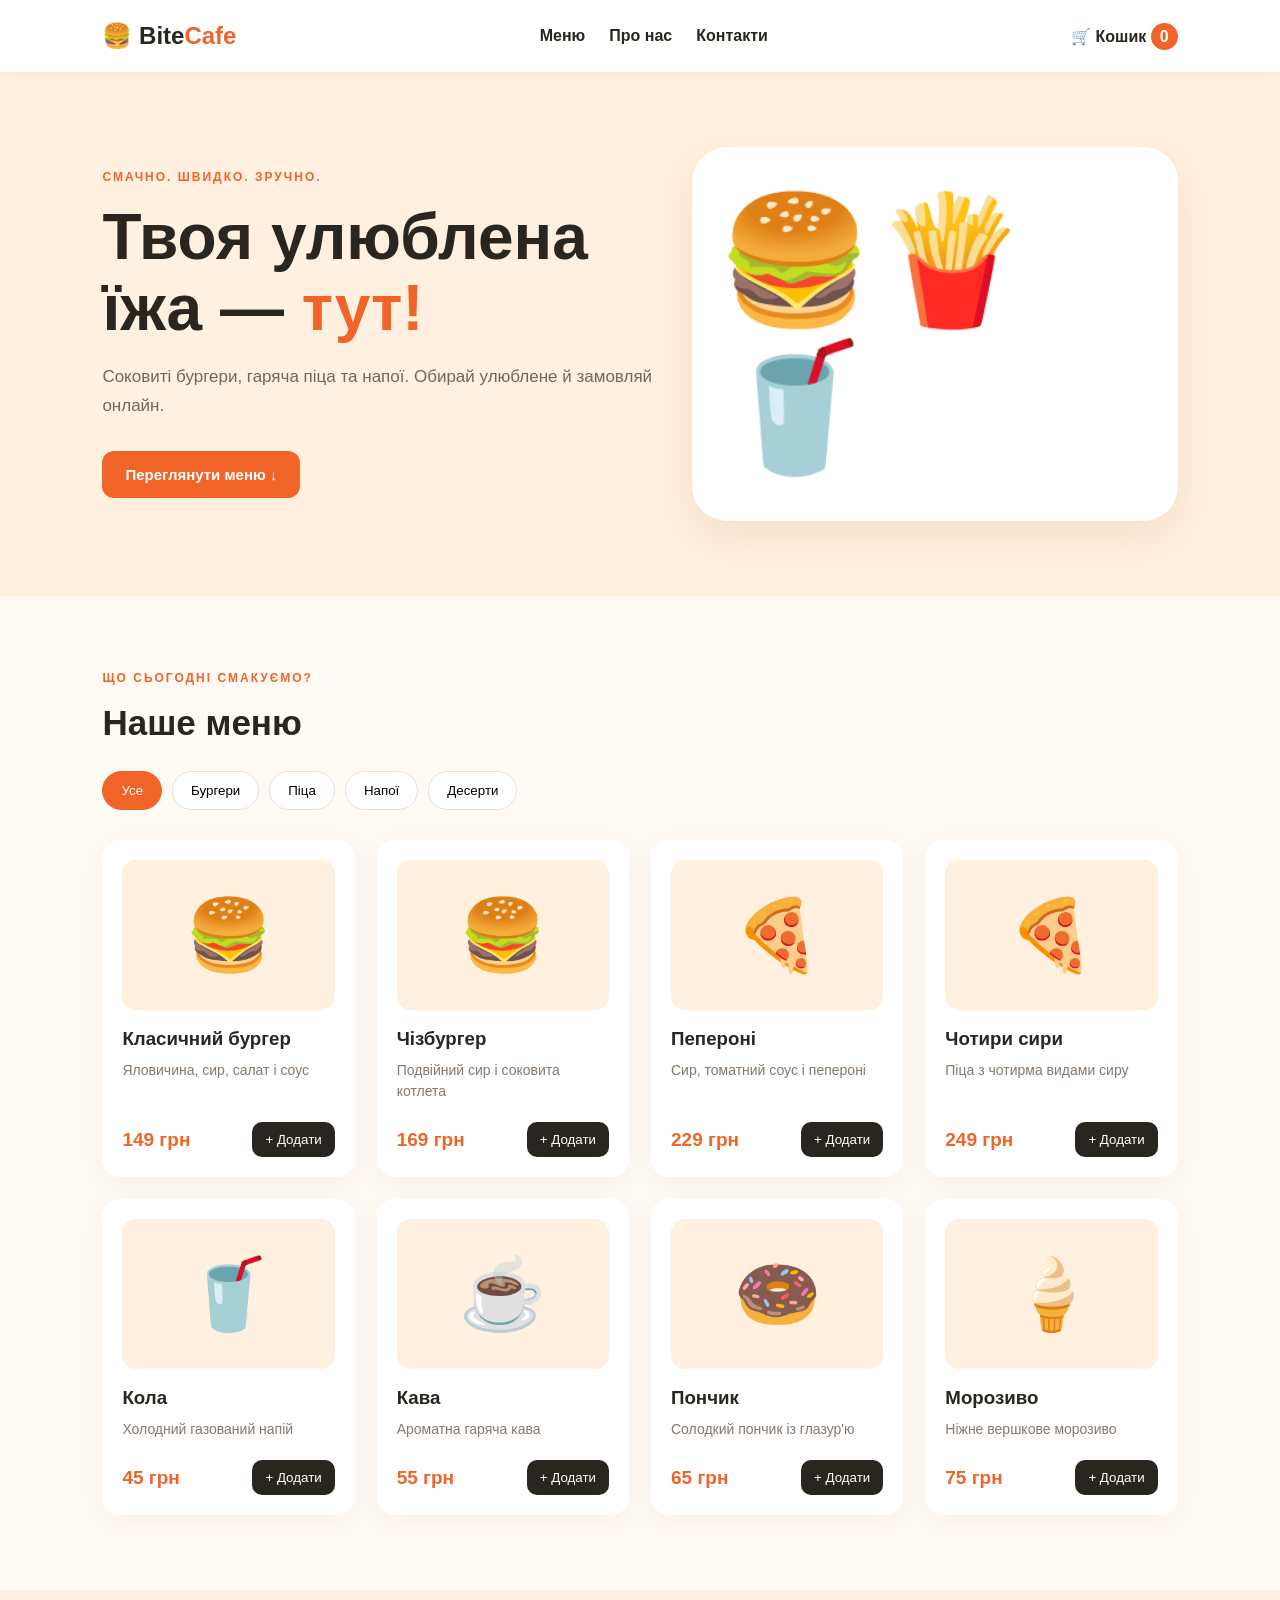
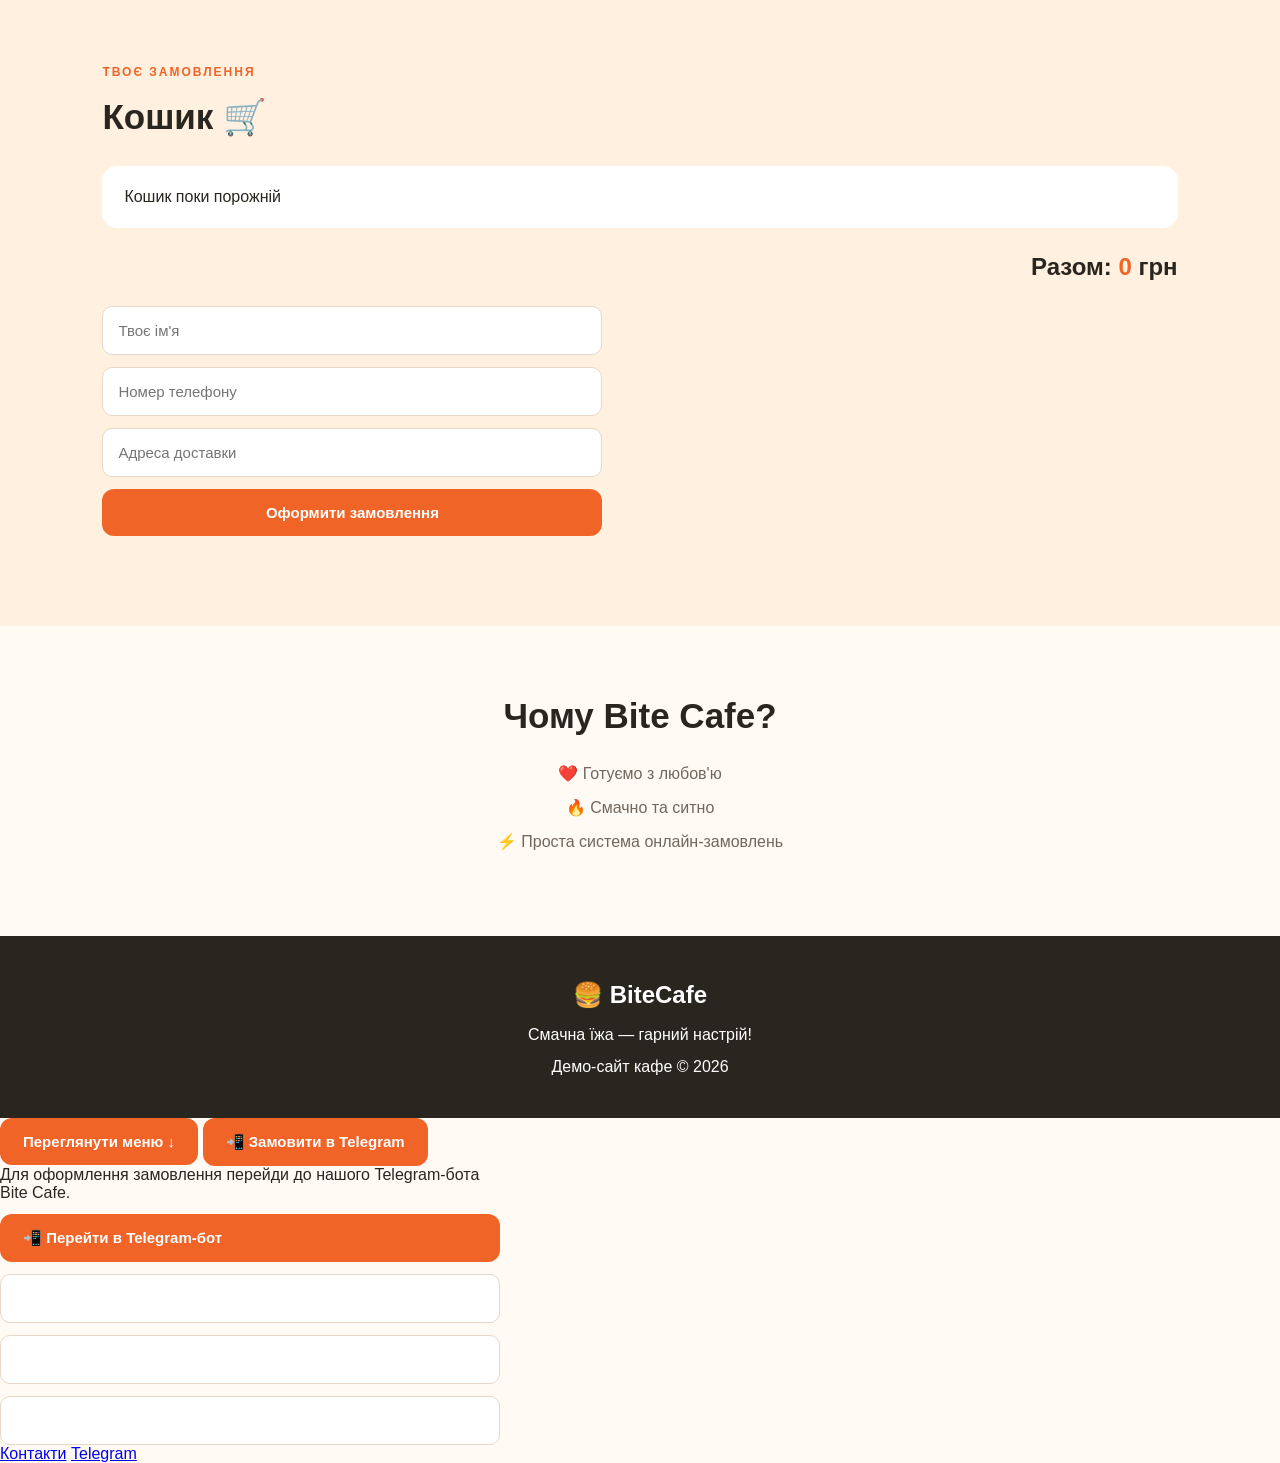
<file: index.html>
<!DOCTYPE html>
<html lang="uk">
<head>
  <meta charset="UTF-8">
  <meta name="viewport" content="width=device-width, initial-scale=1.0">
  <title>Bite Cafe — Онлайн-кафе</title>
  <link rel="stylesheet" href="style.css">
</head>
<body>
  <header class="header">
    <a href="#" class="logo">🍔 Bite<span>Cafe</span></a>
    <nav>
      <a href="#menu">Меню</a>
      <a href="#about">Про нас</a>
      <a href="#contacts">Контакти</a>
    </nav>
    <a href="#cart" class="cart-link">🛒 Кошик <b id="cart-count">0</b></a>
  </header>

  <main>
    <section class="hero">
      <div class="hero-text">
        <p class="tag">СМАЧНО. ШВИДКО. ЗРУЧНО.</p>
        <h1>Твоя улюблена їжа — <span>тут!</span></h1>
        <p>Соковиті бургери, гаряча піца та напої.
           Обирай улюблене й замовляй онлайн.</p>
        <a class="main-btn" href="#menu">Переглянути меню ↓</a>
      </div>
      <div class="hero-image">🍔🍟🥤</div>
    </section>

    <section id="menu" class="section">
      <p class="tag">ЩО СЬОГОДНІ СМАКУЄМО?</p>
      <h2>Наше меню</h2>
      <div class="filters">
        <button class="filter active" data-category="all">Усе</button>
        <button class="filter" data-category="burger">Бургери</button>
        <button class="filter" data-category="pizza">Піца</button>
        <button class="filter" data-category="drink">Напої</button>
        <button class="filter" data-category="dessert">Десерти</button>
      </div>
      <div id="products" class="products"></div>
    </section>

    <section id="cart" class="section cart-section">
      <p class="tag">ТВОЄ ЗАМОВЛЕННЯ</p>
      <h2>Кошик 🛒</h2>
      <div id="cart-items">Кошик поки порожній</div>
      <div class="total">Разом: <span id="total">0</span> грн</div>

      <form id="order-form">
        <input id="customer-name" placeholder="Твоє ім'я" required>
        <input id="customer-phone" type="tel"
          placeholder="Номер телефону" required>
        <input id="customer-address" placeholder="Адреса доставки" required>
        <button class="main-btn" type="submit">Оформити замовлення</button>
      </form>
      <p id="order-message"></p>
    </section>

    <section id="about" class="about">
      <h2>Чому Bite Cafe?</h2>
      <p>❤️ Готуємо з любов'ю</p>
      <p>🔥 Смачно та ситно</p>
      <p>⚡ Проста система онлайн-замовлень</p>
    </section>
  </main>

  <footer id="contacts">
    <h2>🍔 BiteCafe</h2>
    <p>Смачна їжа — гарний настрій!</p>
    <p>Демо-сайт кафе © 2026</p>
  </footer>

  <script src="script.js"></script>
</body>
</html>
<a class="main-btn" href="#menu">Переглянути меню ↓</a>
<a class="main-btn telegram-button"
   href="https://t.me/BiteCafeOrderBot"
   target="_blank"
   rel="noopener noreferrer">
   📲 Замовити в Telegram
</a>
<form id="order-form">
  <p>Для оформлення замовлення перейди
до нашого Telegram-бота Bite Cafe.</p>

<a class="main-btn telegram-button"
   href="https://t.me/BiteCafeOrderBot"
   target="_blank"
   rel="noopener noreferrer">
   📲 Перейти в Telegram-бот
</a>

<form id="order-form" hidden>
  <input id="customer-name">
  <input id="customer-phone">
  <input id="customer-address">
</form>
<a href="#contacts">Контакти</a>
<a href="https://t.me/BiteCafeOrderBot"
   target="_blank" rel="noopener noreferrer">Telegram</a>
</file>
<file: style.css>
* {
  box-sizing: border-box;
  margin: 0;
  padding: 0;
}

html {
  scroll-behavior: smooth;
}

body {
  font-family: Arial, sans-serif;
  background: #fffaf4;
  color: #29251f;
}

.header {
  display: flex;
  justify-content: space-between;
  align-items: center;
  gap: 20px;
  padding: 22px 8%;
  background: white;
  position: sticky;
  top: 0;
  z-index: 10;
  box-shadow: 0 2px 15px #0000000a;
}

.logo {
  font-size: 24px;
  font-weight: bold;
  color: #29251f;
  text-decoration: none;
}

.logo span, .hero h1 span {
  color: #f06428;
}

nav {
  display: flex;
  gap: 24px;
}

nav a, .cart-link {
  text-decoration: none;
  color: #29251f;
  font-weight: bold;
}

.cart-link b {
  background: #f06428;
  color: white;
  padding: 5px 9px;
  border-radius: 50%;
}

.hero {
  padding: 75px 8%;
  display: flex;
  align-items: center;
  justify-content: space-between;
  gap: 40px;
  background: #fff0df;
}

.hero-text {
  max-width: 550px;
}

.tag {
  color: #f06428;
  font-size: 12px;
  font-weight: bold;
  letter-spacing: 2px;
  margin-bottom: 18px;
}

h1 {
  font-size: clamp(38px, 5vw, 65px);
  line-height: 1.1;
  margin-bottom: 20px;
}

.hero-text > p:not(.tag) {
  font-size: 17px;
  line-height: 1.7;
  color: #71675d;
  margin-bottom: 30px;
}

.hero-image {
  font-size: clamp(65px, 10vw, 125px);
  background: white;
  border-radius: 35px;
  padding: 40px 25px;
  box-shadow: 0 15px 40px #b96c3220;
}

.main-btn {
  display: inline-block;
  border: none;
  background: #f06428;
  color: white;
  padding: 15px 23px;
  border-radius: 12px;
  font-weight: bold;
  font-size: 15px;
  cursor: pointer;
  text-decoration: none;
}

.main-btn:hover {
  background: #d84b12;
}

.section {
  padding: 75px 8%;
}

.section h2, .about h2 {
  font-size: 35px;
  margin-bottom: 28px;
}

.filters {
  display: flex;
  flex-wrap: wrap;
  gap: 10px;
  margin-bottom: 30px;
}

.filter {
  border: 1px solid #eee0d4;
  background: white;
  padding: 11px 18px;
  border-radius: 25px;
  cursor: pointer;
}

.filter.active, .filter:hover {
  background: #f06428;
  color: white;
  border-color: #f06428;
}

.products {
  display: grid;
  grid-template-columns: repeat(4, minmax(0, 1fr));
  gap: 22px;
}

.product {
  background: white;
  border-radius: 18px;
  padding: 20px;
  box-shadow: 0 5px 25px #38210d0b;
  display: flex;
  flex-direction: column;
}

.product-image {
  background: #fff0df;
  border-radius: 14px;
  height: 150px;
  display: grid;
  place-items: center;
  font-size: 70px;
  margin-bottom: 18px;
}

.product h3 {
  margin-bottom: 10px;
}

.product p {
  color: #85786c;
  font-size: 14px;
  line-height: 1.5;
  flex: 1;
}

.product-bottom {
  display: flex;
  justify-content: space-between;
  align-items: center;
  gap: 10px;
  margin-top: 20px;
}

.price {
  color: #f06428;
  font-weight: bold;
  font-size: 19px;
}

.add-btn {
  border: none;
  border-radius: 10px;
  padding: 10px 13px;
  color: white;
  background: #29251f;
  cursor: pointer;
}

.add-btn:hover {
  background: #f06428;
}

.cart-section {
  background: #fff0df;
}

#cart-items {
  background: white;
  padding: 22px;
  border-radius: 15px;
}

.cart-item {
  display: flex;
  justify-content: space-between;
  align-items: center;
  gap: 12px;
  padding: 12px 0;
  border-bottom: 1px solid #eee;
}

.cart-item button {
  padding: 5px 10px;
  cursor: pointer;
}

.total {
  text-align: right;
  font-size: 24px;
  font-weight: bold;
  margin: 25px 0;
}

.total span {
  color: #f06428;
}

#order-form {
  display: grid;
  gap: 12px;
  max-width: 500px;
}

#order-form input {
  width: 100%;
  padding: 15px;
  border: 1px solid #e7d7c9;
  border-radius: 10px;
  font-size: 15px;
}

#order-message {
  margin-top: 15px;
  font-weight: bold;
}

.about {
  text-align: center;
  padding: 70px 20px;
}

.about p {
  margin: 15px;
  color: #71675d;
}

footer {
  background: #29251f;
  color: white;
  text-align: center;
  padding: 35px 15px;
  line-height: 2;
}

@media (max-width: 900px) {
  .products {
    grid-template-columns: repeat(2, minmax(0, 1fr));
  }

  .hero {
    flex-direction: column;
    align-items: flex-start;
  }

  .hero-image {
    align-self: center;
  }
}

@media (max-width: 600px) {
  .header {
    padding: 16px 4%;
    flex-wrap: wrap;
  }

  nav {
    order: 3;
    width: 100%;
    justify-content: space-between;
    gap: 10px;
  }

  nav a {
    font-size: 14px;
  }

  .section, .hero {
    padding: 45px 5%;
  }

  .products {
    grid-template-columns: 1fr;
  }

  .hero-image {
    font-size: 65px;
    padding: 25px 15px;
    .telegram-button {
  margin-top: 12px;
  background: #229ED9;
}

.telegram-button:hover {
  background: #168ac0;
}

#order-form[hidden] {
  display: none !important;
}
  }
}
</file>
